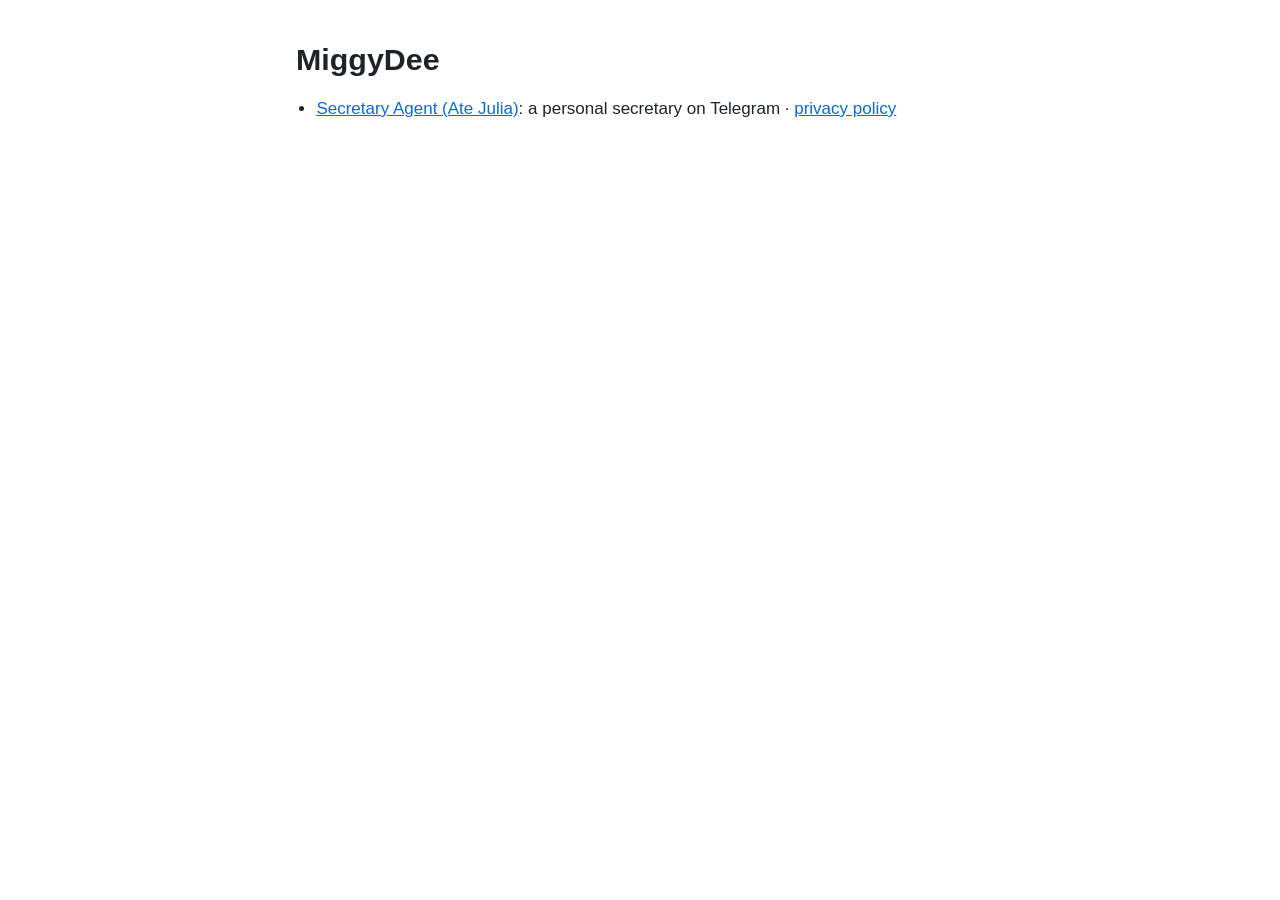
<file: index.html>
<!doctype html>
<html lang="en">
<head>
<meta charset="utf-8">
<meta name="viewport" content="width=device-width, initial-scale=1">
<title>MiggyDee</title>
<link rel="stylesheet" href="sonnet/style.css">
</head>
<body>
<main>
  <h1>MiggyDee</h1>
  <ul>
    <li><a href="sonnet/">Secretary Agent (Ate Julia)</a>: a personal secretary on Telegram ·
        <a href="sonnet/privacy.html">privacy policy</a></li>
  </ul>
</main>
</body>
</html>
</file>
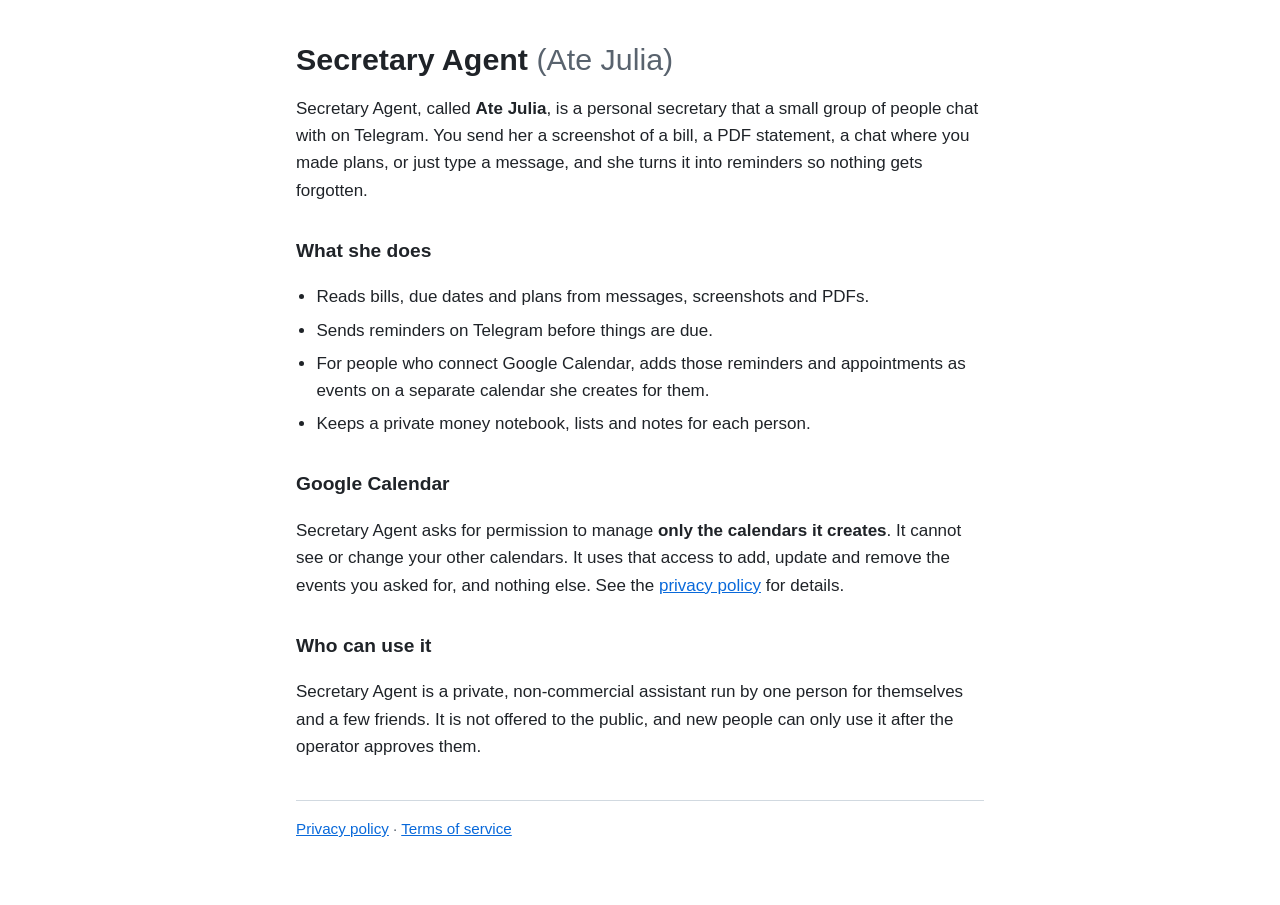
<file: sonnet/index.html>
<!doctype html>
<html lang="en">
<head>
<meta charset="utf-8">
<meta name="viewport" content="width=device-width, initial-scale=1">
<title>Secretary Agent (Ate Julia)</title>
<meta name="description" content="Secretary Agent (Ate Julia): a personal secretary on Telegram that turns bills, plans and notes into reminders.">
<link rel="stylesheet" href="style.css">
</head>
<body>
<main>
  <h1>Secretary Agent <span class="sub">(Ate Julia)</span></h1>
  <p>Secretary Agent, called <strong>Ate Julia</strong>, is a personal secretary that a small group of people chat with on
     Telegram. You send her a screenshot of a bill, a PDF statement, a chat where you made plans, or just type a message,
     and she turns it into reminders so nothing gets forgotten.</p>

  <h2>What she does</h2>
  <ul>
    <li>Reads bills, due dates and plans from messages, screenshots and PDFs.</li>
    <li>Sends reminders on Telegram before things are due.</li>
    <li>For people who connect Google Calendar, adds those reminders and appointments as events on a separate
        calendar she creates for them.</li>
    <li>Keeps a private money notebook, lists and notes for each person.</li>
  </ul>

  <h2>Google Calendar</h2>
  <p>Secretary Agent asks for permission to manage <strong>only the calendars it creates</strong>. It cannot see or change
     your other calendars. It uses that access to add, update and remove the events you asked for, and nothing else.
     See the <a href="privacy.html">privacy policy</a> for details.</p>

  <h2>Who can use it</h2>
  <p>Secretary Agent is a private, non-commercial assistant run by one person for themselves and a few friends.
     It is not offered to the public, and new people can only use it after the operator approves them.</p>

  <footer>
    <a href="privacy.html">Privacy policy</a> · <a href="terms.html">Terms of service</a>
  </footer>
</main>
</body>
</html>
</file>
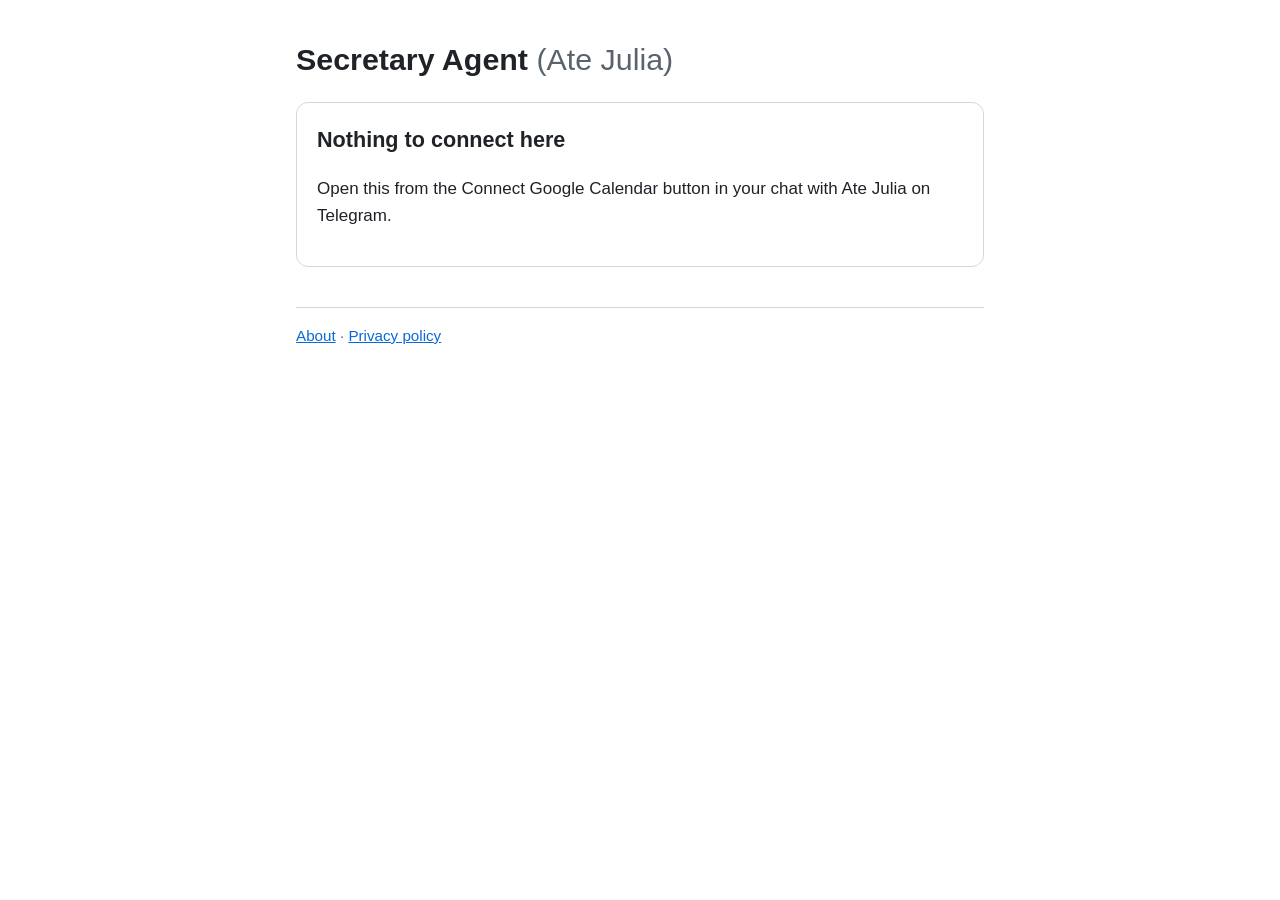
<file: sonnet/connect.html>
<!doctype html>
<html lang="en">
<head>
<meta charset="utf-8">
<meta name="viewport" content="width=device-width, initial-scale=1">
<meta name="referrer" content="no-referrer">
<meta name="robots" content="noindex">
<title>Connect Google Calendar · Secretary Agent</title>
<link rel="stylesheet" href="style.css">
<style>
  .box { margin-top: 24px; padding: 20px; border: 1px solid var(--rule); border-radius: 12px; }
  .big { font-size: 1.35rem; font-weight: 600; margin: 0 0 8px; }
</style>
</head>
<body>
<main>
  <h1>Secretary Agent <span class="sub">(Ate Julia)</span></h1>
  <div class="box" id="box">
    <p class="big" id="title">Connecting…</p>
    <p id="text">Please wait a moment.</p>
  </div>
  <footer><a href="index.html">About</a> · <a href="privacy.html">Privacy policy</a></footer>
</main>
<script>
// Google sent the person here after they allowed (or declined) Calendar access. Hand the one-time code to the
// connect helper, which Julia's PC picks up; then clear it from the address bar. Nothing is stored on this page.
const HELPER = "https://sonnet-connect.agentsonnet.workers.dev";
const q = new URLSearchParams(location.search);
const state = q.get("state") || "", code = q.get("code") || "", error = q.get("error") || "";
history.replaceState(null, "", location.pathname);
function show(title, text) {
  document.getElementById("title").textContent = title;
  document.getElementById("text").textContent = text;
}
if (!/^[0-9a-f]{32}$/.test(state) || (!code && !error)) {
  show("Nothing to connect here", "Open this from the Connect Google Calendar button in your chat with Ate Julia on Telegram.");
} else {
  fetch(HELPER + "/deposit", {
    method: "POST",
    headers: { "Content-Type": "application/json" },
    body: JSON.stringify(code ? { state, code } : { state, error: error.slice(0, 100) }),
  }).then(r => {
    if (!r.ok) throw new Error(String(r.status));
    if (error) show("Not connected", "You didn't allow Calendar access, so nothing was connected. You can close this page and go back to Telegram.");
    else show("✅ Almost done", "Go back to Telegram: Ate Julia will confirm in a few seconds. If she hasn't after a minute, the link had expired; send /gcal connect for a new one.");
  }).catch(() => {
    show("Something went wrong", "Please go back to Telegram and send /gcal connect to try again.");
  });
}
</script>
</body>
</html>
</file>
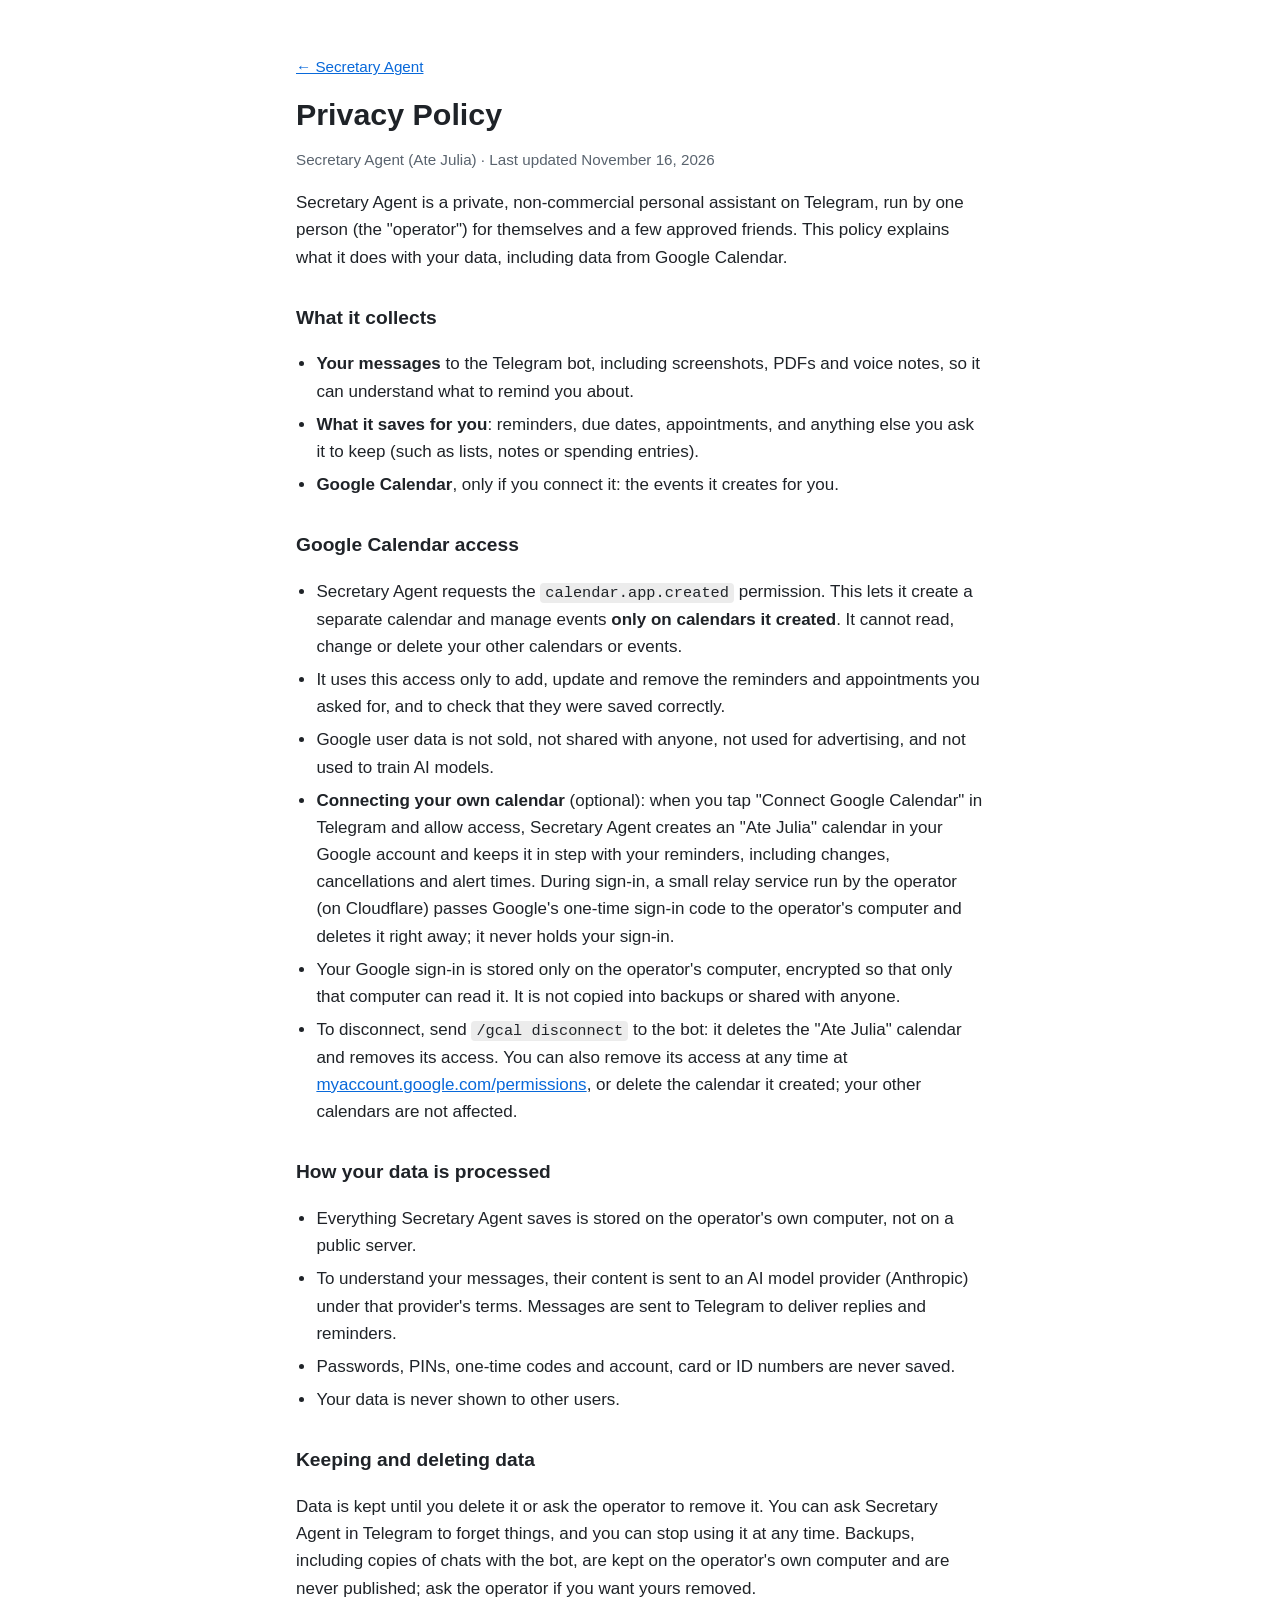
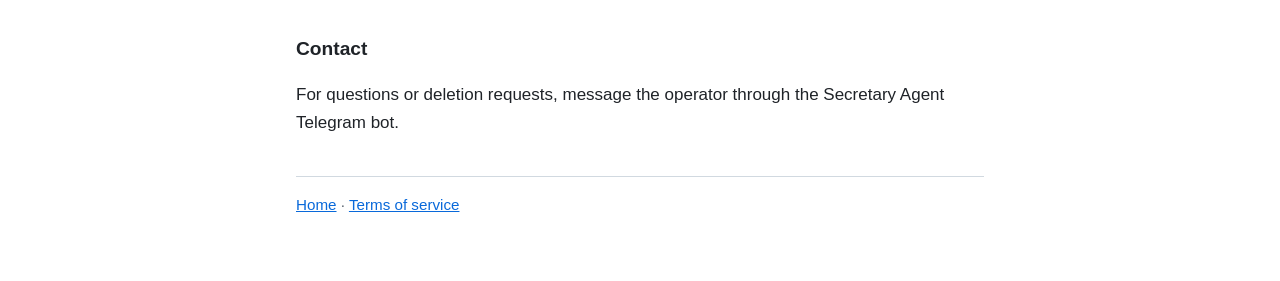
<file: sonnet/privacy.html>
<!doctype html>
<html lang="en">
<head>
<meta charset="utf-8">
<meta name="viewport" content="width=device-width, initial-scale=1">
<title>Privacy Policy · Secretary Agent</title>
<link rel="stylesheet" href="style.css">
</head>
<body>
<main>
  <p class="back"><a href="index.html">← Secretary Agent</a></p>
  <h1>Privacy Policy</h1>
  <p class="meta">Secretary Agent (Ate Julia) · Last updated November 16, 2026</p>

  <p>Secretary Agent is a private, non-commercial personal assistant on Telegram, run by one person (the
     "operator") for themselves and a few approved friends. This policy explains what it does with your data,
     including data from Google Calendar.</p>

  <h2>What it collects</h2>
  <ul>
    <li><strong>Your messages</strong> to the Telegram bot, including screenshots, PDFs and voice notes, so it can
        understand what to remind you about.</li>
    <li><strong>What it saves for you</strong>: reminders, due dates, appointments, and anything else you ask it to
        keep (such as lists, notes or spending entries).</li>
    <li><strong>Google Calendar</strong>, only if you connect it: the events it creates for you.</li>
  </ul>

  <h2>Google Calendar access</h2>
  <ul>
    <li>Secretary Agent requests the <code>calendar.app.created</code> permission. This lets it create a separate
        calendar and manage events <strong>only on calendars it created</strong>. It cannot read, change or delete
        your other calendars or events.</li>
    <li>It uses this access only to add, update and remove the reminders and appointments you asked for, and to
        check that they were saved correctly.</li>
    <li>Google user data is not sold, not shared with anyone, not used for advertising, and not used to train
        AI models.</li>
    <li><strong>Connecting your own calendar</strong> (optional): when you tap "Connect Google Calendar" in Telegram and
        allow access, Secretary Agent creates an "Ate Julia" calendar in your Google account and keeps it in step with
        your reminders, including changes, cancellations and alert times. During sign-in, a small relay service run by
        the operator (on Cloudflare) passes Google's one-time sign-in code to the operator's computer and deletes it
        right away; it never holds your sign-in.</li>
    <li>Your Google sign-in is stored only on the operator's computer, encrypted so that only that computer can read
        it. It is not copied into backups or shared with anyone.</li>
    <li>To disconnect, send <code>/gcal disconnect</code> to the bot: it deletes the "Ate Julia" calendar and removes
        its access. You can also remove its access at any time at
        <a href="https://myaccount.google.com/permissions">myaccount.google.com/permissions</a>, or delete the
        calendar it created; your other calendars are not affected.</li>
  </ul>

  <h2>How your data is processed</h2>
  <ul>
    <li>Everything Secretary Agent saves is stored on the operator's own computer, not on a public server.</li>
    <li>To understand your messages, their content is sent to an AI model provider (Anthropic) under that
        provider's terms. Messages are sent to Telegram to deliver replies and reminders.</li>
    <li>Passwords, PINs, one-time codes and account, card or ID numbers are never saved.</li>
    <li>Your data is never shown to other users.</li>
  </ul>

  <h2>Keeping and deleting data</h2>
  <p>Data is kept until you delete it or ask the operator to remove it. You can ask Secretary Agent in Telegram to
     forget things, and you can stop using it at any time. Backups, including copies of chats with the bot, are kept on
     the operator's own computer and are never published; ask the operator if you want yours removed.</p>

  <h2>Contact</h2>
  <p>For questions or deletion requests, message the operator through the Secretary Agent Telegram bot.</p>

  <footer>
    <a href="index.html">Home</a> · <a href="terms.html">Terms of service</a>
  </footer>
</main>
</body>
</html>
</file>
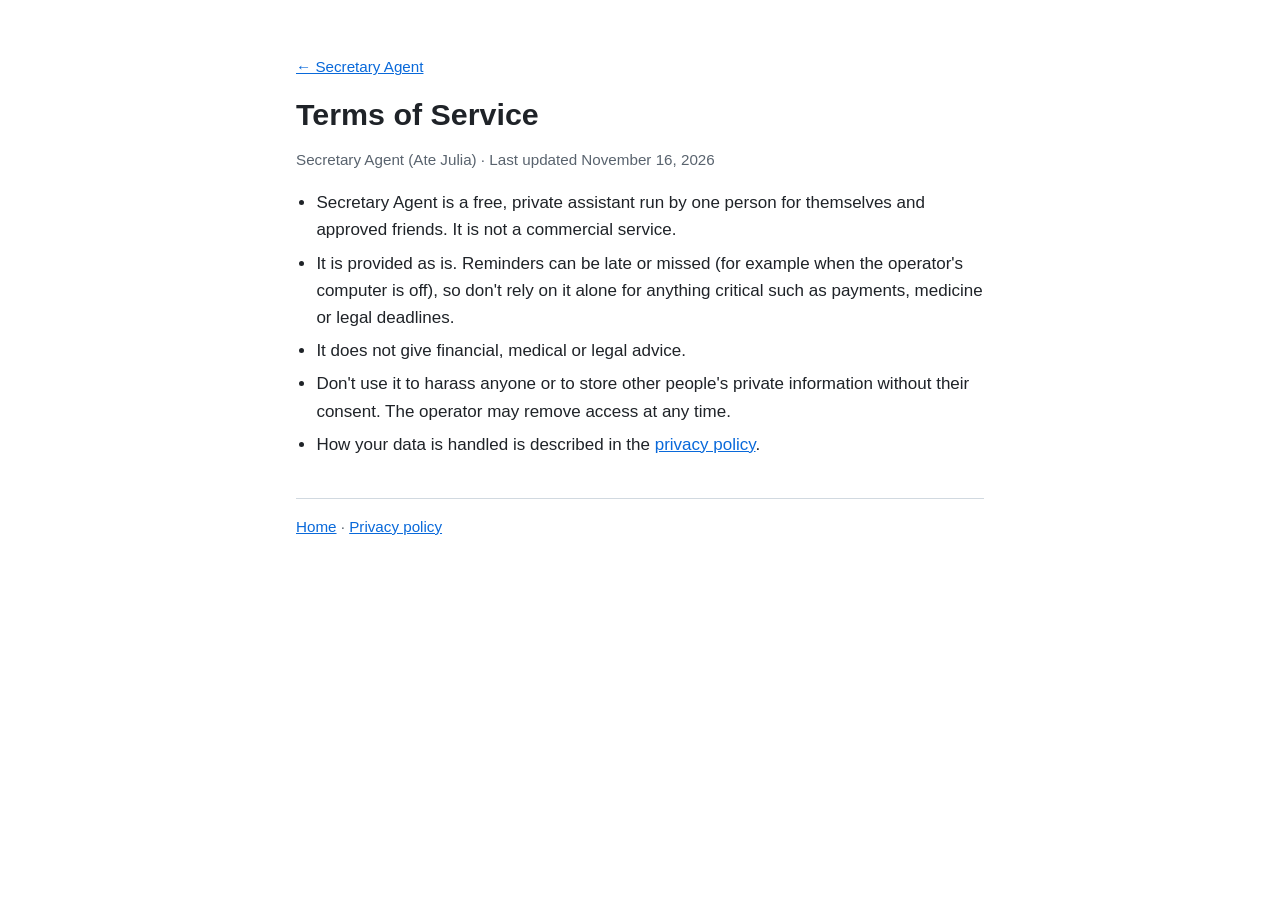
<file: sonnet/terms.html>
<!doctype html>
<html lang="en">
<head>
<meta charset="utf-8">
<meta name="viewport" content="width=device-width, initial-scale=1">
<title>Terms of Service · Secretary Agent</title>
<link rel="stylesheet" href="style.css">
</head>
<body>
<main>
  <p class="back"><a href="index.html">← Secretary Agent</a></p>
  <h1>Terms of Service</h1>
  <p class="meta">Secretary Agent (Ate Julia) · Last updated November 16, 2026</p>
  <ul>
    <li>Secretary Agent is a free, private assistant run by one person for themselves and approved friends. It is not
        a commercial service.</li>
    <li>It is provided as is. Reminders can be late or missed (for example when the operator's computer is off), so
        don't rely on it alone for anything critical such as payments, medicine or legal deadlines.</li>
    <li>It does not give financial, medical or legal advice.</li>
    <li>Don't use it to harass anyone or to store other people's private information without their consent. The
        operator may remove access at any time.</li>
    <li>How your data is handled is described in the <a href="privacy.html">privacy policy</a>.</li>
  </ul>
  <footer>
    <a href="index.html">Home</a> · <a href="privacy.html">Privacy policy</a>
  </footer>
</main>
</body>
</html>
</file>
<file: sonnet/style.css>
:root { --bg: #ffffff; --fg: #1f2328; --muted: #59636e; --link: #0969da; --rule: #d1d9e0; }
@media (prefers-color-scheme: dark) {
  :root { --bg: #0d1117; --fg: #e6edf3; --muted: #9198a1; --link: #4493f8; --rule: #3d444d; }
}
* { box-sizing: border-box; }
body { margin: 0; background: var(--bg); color: var(--fg);
       font: 17px/1.6 -apple-system, BlinkMacSystemFont, "Segoe UI", Roboto, Helvetica, Arial, sans-serif; }
main { max-width: 720px; margin: 0 auto; padding: 40px 16px 64px; }
h1 { font-size: 1.9rem; line-height: 1.25; margin: 0 0 12px; }
h1 .sub { color: var(--muted); font-weight: 400; }
h2 { font-size: 1.2rem; margin: 32px 0 8px; }
a { color: var(--link); }
ul { padding-left: 1.2em; }
li { margin: 6px 0; }
code { font-size: 0.9em; padding: 1px 5px; border-radius: 4px; background: rgba(127, 127, 127, 0.15); }
.meta, .back { color: var(--muted); font-size: 0.95rem; }
footer { margin-top: 40px; padding-top: 16px; border-top: 1px solid var(--rule); color: var(--muted); font-size: 0.95rem; }
</file>
